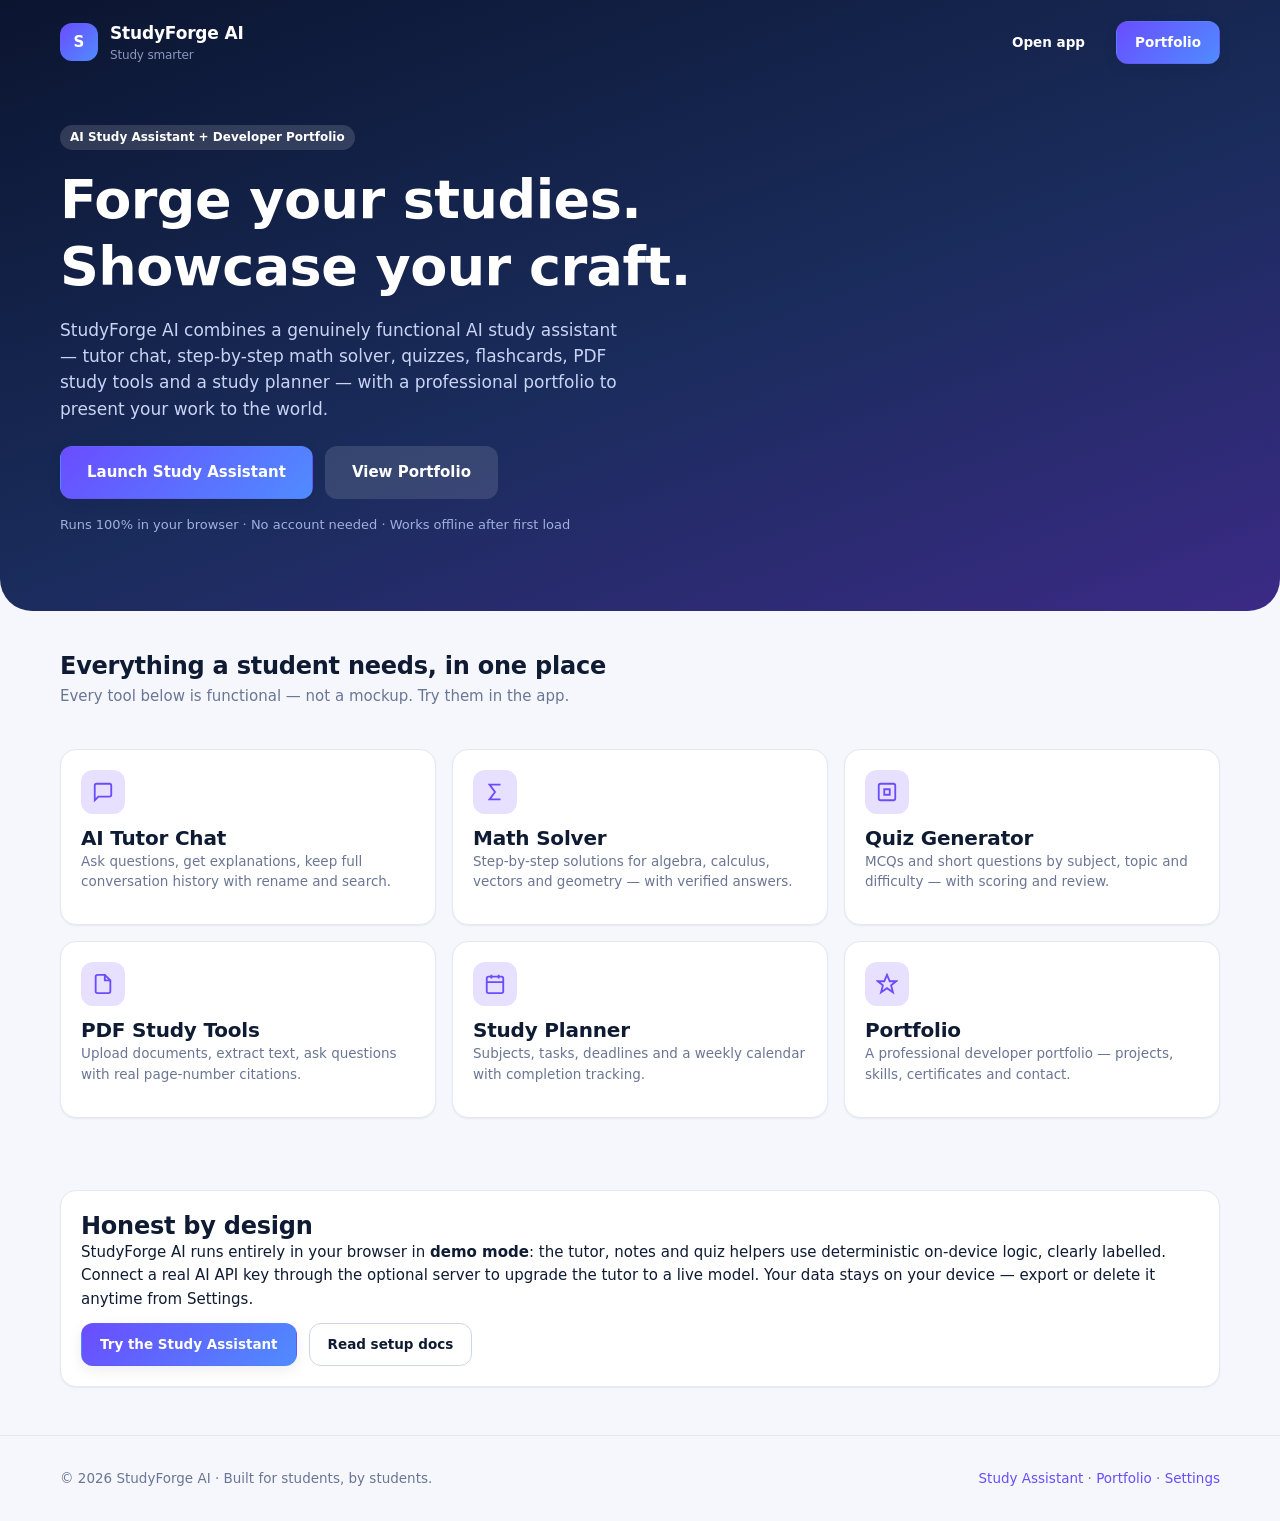
<file: index.html>
<!DOCTYPE html>
<html lang="en" data-theme="light">
<head>
<meta charset="UTF-8">
<meta name="viewport" content="width=device-width, initial-scale=1.0">
<title>StudyForge AI — AI Study Assistant & Student Developer Portfolio</title>
<meta name="description" content="StudyForge AI: a beautiful AI study assistant (tutor chat, math solver, quizzes, flashcards, planner) plus a professional student developer portfolio.">
<meta property="og:title" content="StudyForge AI">
<meta property="og:description" content="AI Study Assistant and Student Developer Portfolio — study smarter, showcase your work.">
<meta property="og:type" content="website">
<link rel="stylesheet" href="css/tokens.css">
<link rel="stylesheet" href="css/base.css">
<link rel="stylesheet" href="css/components.css">
<link rel="stylesheet" href="css/layout.css">
<link rel="icon" href="data:image/svg+xml,<svg xmlns='http://www.w3.org/2000/svg' viewBox='0 0 100 100'><rect width='100' height='100' rx='22' fill='%236a4dff'/><text x='50' y='68' font-size='52' text-anchor='middle' fill='white' font-family='sans-serif' font-weight='bold'>S</text></svg>">
<script>try{document.documentElement.dataset.theme=localStorage.getItem('sf-theme')||'light'}catch(e){}</script>
</head>
<body>
<a class="skip-link" href="#main">Skip to content</a>

<header class="landing-hero">
  <div class="container">
    <nav class="landing-nav" aria-label="Primary">
      <div class="row">
        <div class="brand-mark" aria-hidden="true">S</div>
        <div class="brand-name">StudyForge AI<small>Study smarter</small></div>
      </div>
      <div class="row">
        <a class="btn btn-ghost" style="color:#fff" href="app.html">Open app</a>
        <a class="btn btn-primary" href="portfolio.html">Portfolio</a>
      </div>
    </nav>
    <div style="padding: 40px 0 64px">
      <span class="badge" style="background:rgba(255,255,255,.14);color:#fff">AI Study Assistant + Developer Portfolio</span>
      <h1 style="margin:16px 0">Forge your studies.<br>Showcase your craft.</h1>
      <p class="lead">StudyForge AI combines a genuinely functional AI study assistant — tutor chat, step-by-step math solver, quizzes, flashcards, PDF study tools and a study planner — with a professional portfolio to present your work to the world.</p>
      <div class="hero-cta">
        <a class="btn btn-primary btn-lg" href="app.html">Launch Study Assistant</a>
        <a class="btn btn-lg" style="background:rgba(255,255,255,.12);color:#fff" href="portfolio.html">View Portfolio</a>
      </div>
      <p style="margin-top:16px;font-size:13px;color:#9fb0dd">Runs 100% in your browser · No account needed · Works offline after first load</p>
    </div>
  </div>
</header>

<main id="main" class="container">
  <section aria-labelledby="feat-h" style="padding: 8px 0 32px">
    <h2 id="feat-h" style="margin: 32px 0 4px">Everything a student needs, in one place</h2>
    <p class="muted">Every tool below is functional — not a mockup. Try them in the app.</p>
    <div class="feature-grid">
      <div class="card feature-card hoverable"><div class="icon-badge"><svg class="icon" viewBox="0 0 24 24" fill="none" stroke="currentColor" stroke-width="2"><path d="M21 15a2 2 0 0 1-2 2H7l-4 4V5a2 2 0 0 1 2-2h14a2 2 0 0 1 2 2z"/></svg></div><h3>AI Tutor Chat</h3><p class="card-sub">Ask questions, get explanations, keep full conversation history with rename and search.</p></div>
      <div class="card feature-card hoverable"><div class="icon-badge"><svg class="icon" viewBox="0 0 24 24" fill="none" stroke="currentColor" stroke-width="2"><path d="M18 4H6l6 8-6 8h12"/></svg></div><h3>Math Solver</h3><p class="card-sub">Step-by-step solutions for algebra, calculus, vectors and geometry — with verified answers.</p></div>
      <div class="card feature-card hoverable"><div class="icon-badge"><svg class="icon" viewBox="0 0 24 24" fill="none" stroke="currentColor" stroke-width="2"><rect x="3" y="3" width="18" height="18" rx="2"/><path d="M9 9h6v6H9z"/></svg></div><h3>Quiz Generator</h3><p class="card-sub">MCQs and short questions by subject, topic and difficulty — with scoring and review.</p></div>
      <div class="card feature-card hoverable"><div class="icon-badge"><svg class="icon" viewBox="0 0 24 24" fill="none" stroke="currentColor" stroke-width="2"><path d="M14 2H6a2 2 0 0 0-2 2v16a2 2 0 0 0 2 2h12a2 2 0 0 0 2-2V8z"/><path d="M14 2v6h6"/></svg></div><h3>PDF Study Tools</h3><p class="card-sub">Upload documents, extract text, ask questions with real page-number citations.</p></div>
      <div class="card feature-card hoverable"><div class="icon-badge"><svg class="icon" viewBox="0 0 24 24" fill="none" stroke="currentColor" stroke-width="2"><rect x="3" y="4" width="18" height="18" rx="2"/><path d="M16 2v4M8 2v4M3 10h18"/></svg></div><h3>Study Planner</h3><p class="card-sub">Subjects, tasks, deadlines and a weekly calendar with completion tracking.</p></div>
      <div class="card feature-card hoverable"><div class="icon-badge"><svg class="icon" viewBox="0 0 24 24" fill="none" stroke="currentColor" stroke-width="2"><path d="M12 2l3 7h7l-5.5 4.5L18.5 21 12 16.5 5.5 21l2-7.5L2 9h7z"/></svg></div><h3>Portfolio</h3><p class="card-sub">A professional developer portfolio — projects, skills, certificates and contact.</p></div>
    </div>
  </section>

  <section class="card" style="margin-bottom:48px" aria-labelledby="demo-h">
    <h2 id="demo-h">Honest by design</h2>
    <p>StudyForge AI runs entirely in your browser in <strong>demo mode</strong>: the tutor, notes and quiz helpers use deterministic on-device logic, clearly labelled. Connect a real AI API key through the optional server to upgrade the tutor to a live model. Your data stays on your device — export or delete it anytime from Settings.</p>
    <div class="row" style="margin-top:12px">
      <a class="btn btn-primary" href="app.html">Try the Study Assistant</a>
      <a class="btn btn-secondary" href="docs/SETUP.md">Read setup docs</a>
    </div>
  </section>
</main>

<footer class="site-footer">
  <div class="container row between" style="flex-wrap:wrap;gap:12px">
    <span>© 2026 StudyForge AI · Built for students, by students.</span>
    <span><a href="app.html">Study Assistant</a> · <a href="portfolio.html">Portfolio</a> · <a href="app.html#/settings">Settings</a></span>
  </div>
</footer>
<div id="toasts" aria-live="polite"></div>
<script src="js/core/utils.js"></script>
<script>SF.initTheme();</script>
</body>
</html>
</file>
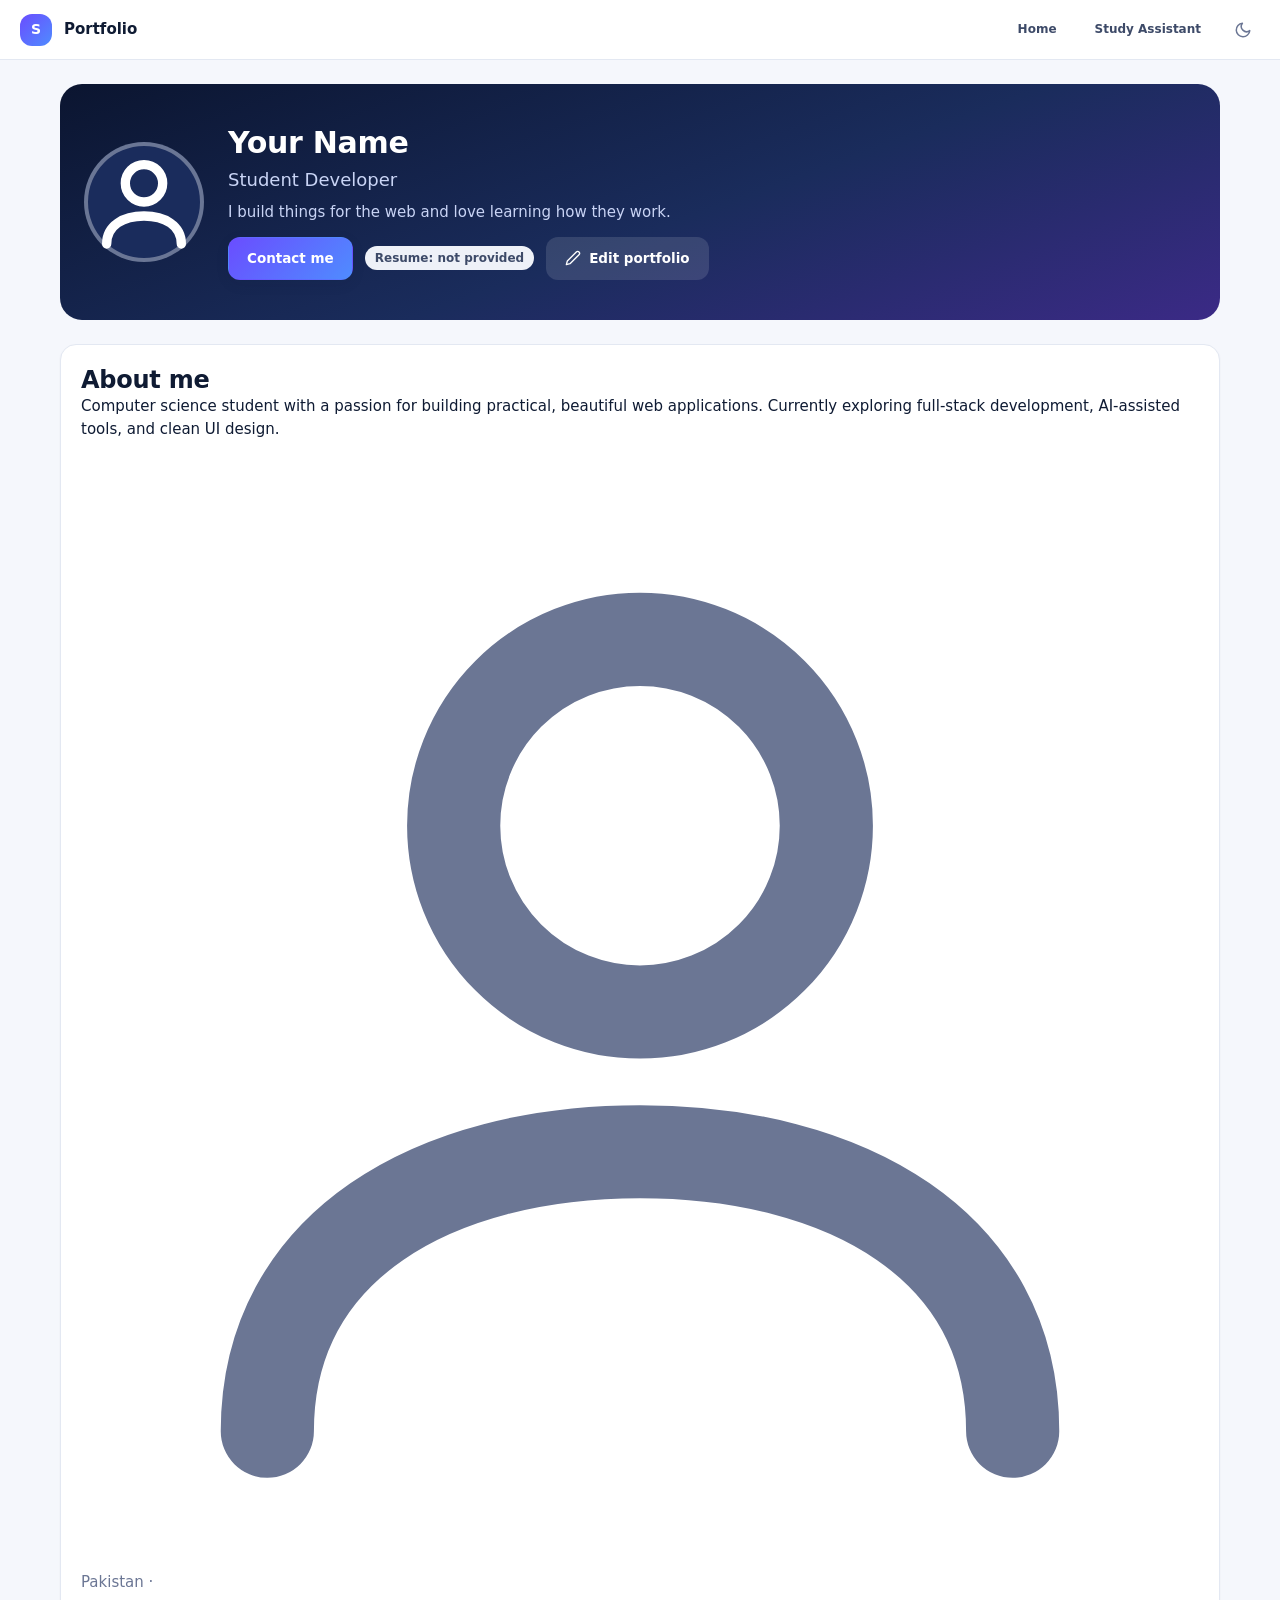
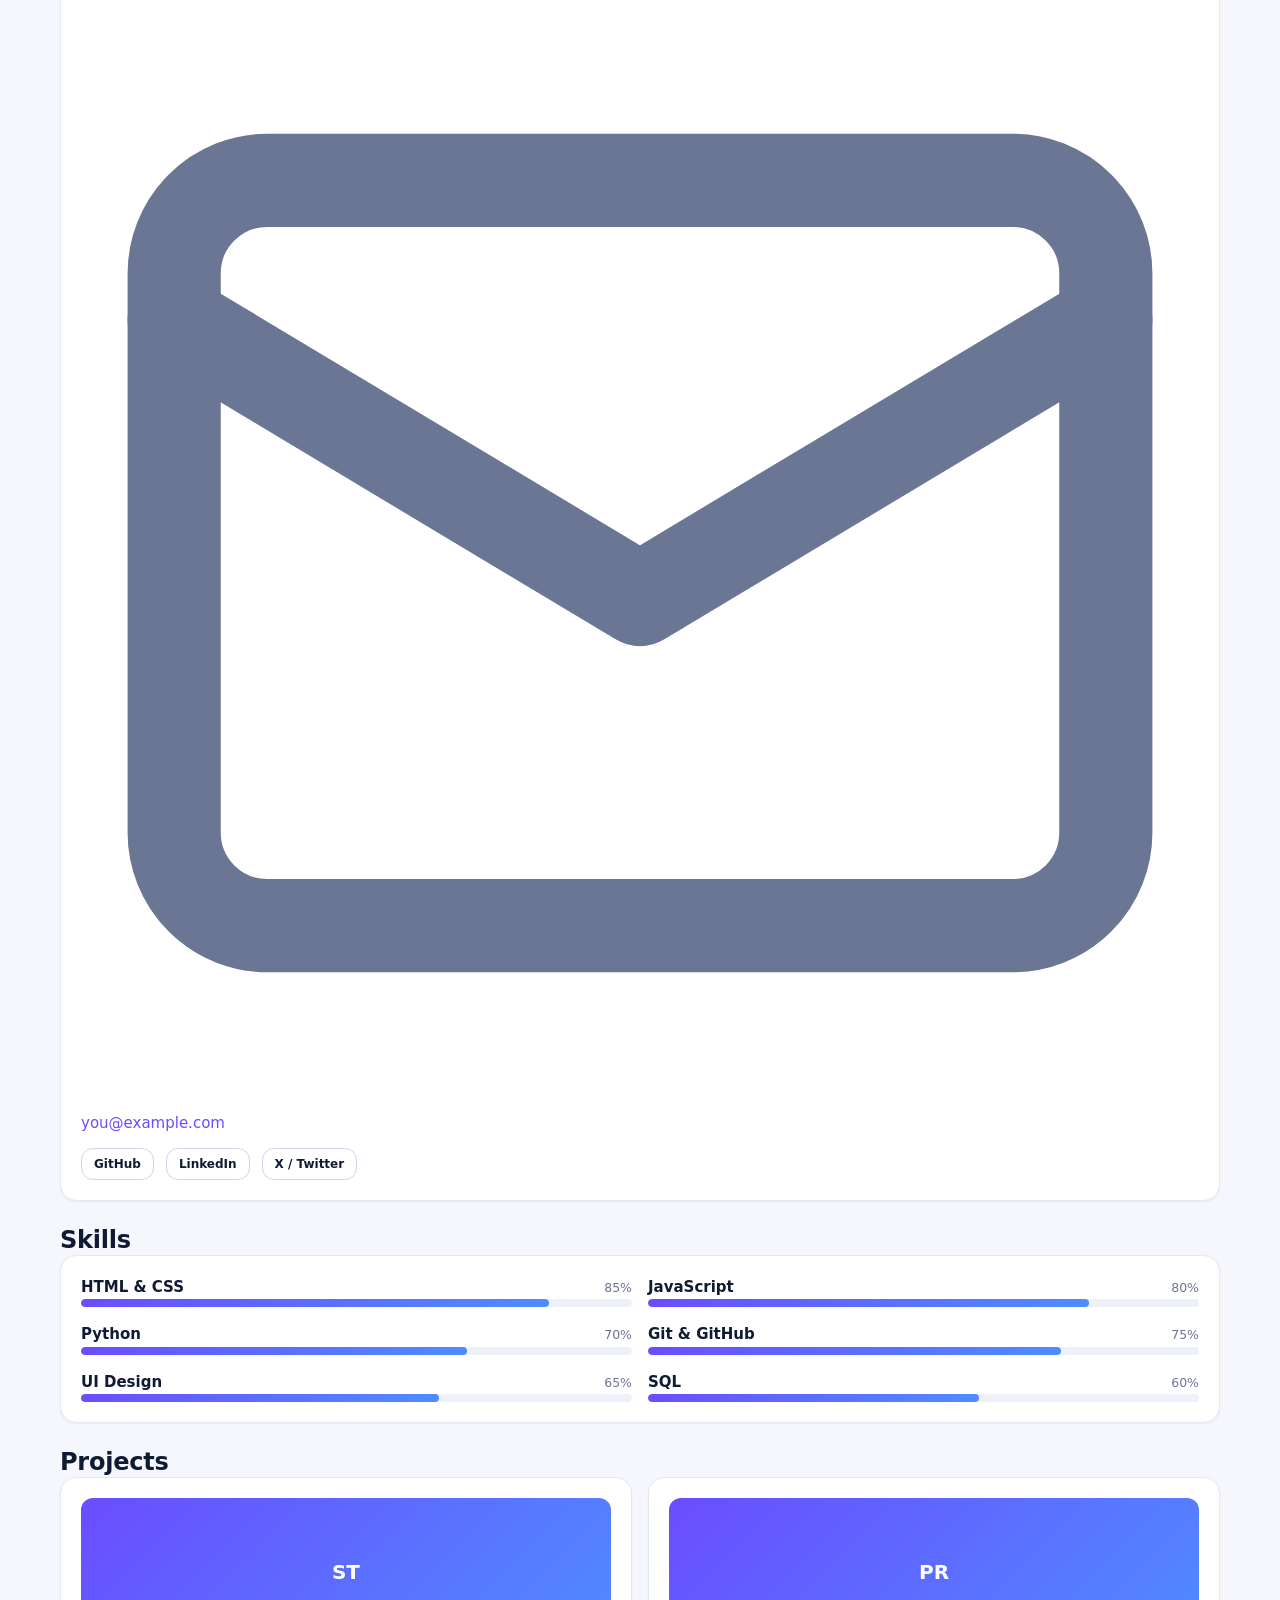
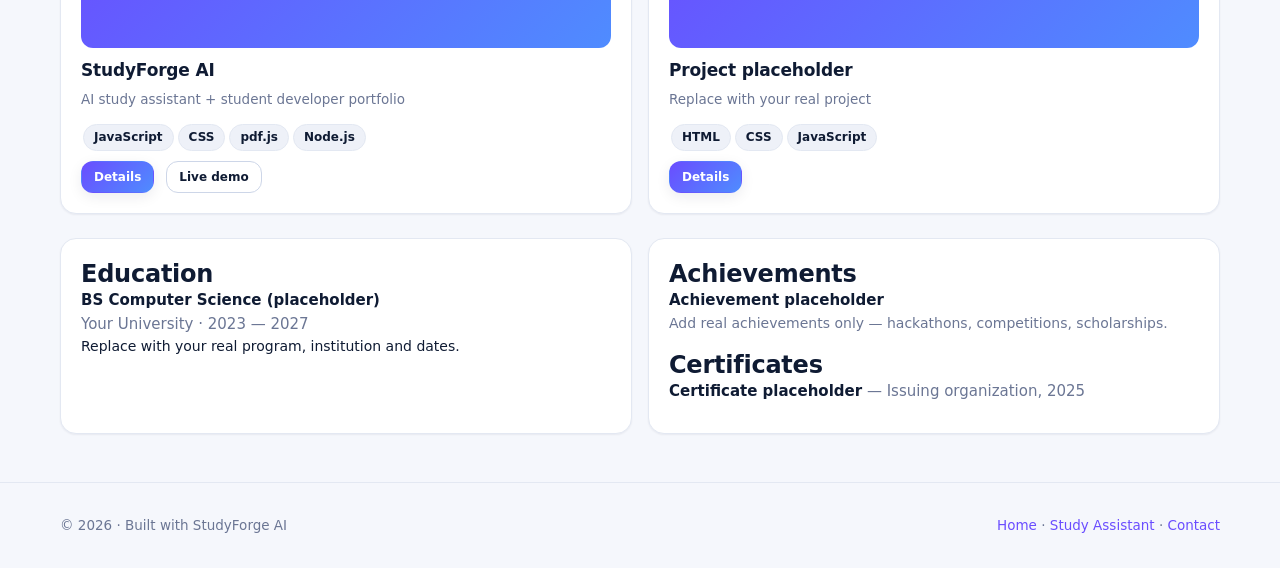
<file: portfolio.html>
<!DOCTYPE html>
<html lang="en" data-theme="light">
<head>
<meta charset="UTF-8">
<meta name="viewport" content="width=device-width, initial-scale=1.0">
<title>Portfolio — StudyForge AI</title>
<meta name="description" content="Student developer portfolio: projects, skills, education, certificates and contact.">
<meta property="og:title" content="Student Developer Portfolio">
<meta property="og:description" content="Projects, skills and contact — built with StudyForge AI.">
<meta property="og:type" content="website">
<link rel="stylesheet" href="css/tokens.css">
<link rel="stylesheet" href="css/base.css">
<link rel="stylesheet" href="css/components.css">
<link rel="stylesheet" href="css/layout.css">
<link rel="icon" href="data:image/svg+xml,<svg xmlns='http://www.w3.org/2000/svg' viewBox='0 0 100 100'><rect width='100' height='100' rx='22' fill='%236a4dff'/><text x='50' y='68' font-size='52' text-anchor='middle' fill='white' font-family='sans-serif' font-weight='bold'>S</text></svg>">
<script>try{document.documentElement.dataset.theme=localStorage.getItem('sf-theme')||'light'}catch(e){}</script>
</head>
<body>
<a class="skip-link" href="#pfMain">Skip to content</a>
<header class="topbar">
  <div class="row">
    <div class="brand-mark" style="width:32px;height:32px;font-size:14px" aria-hidden="true">S</div>
    <strong>Portfolio</strong>
  </div>
  <div class="spacer"></div>
  <a class="btn btn-ghost btn-sm" href="index.html">Home</a>
  <a class="btn btn-ghost btn-sm" href="app.html">Study Assistant</a>
  <button class="icon-btn" id="pfTheme" aria-label="Toggle theme"></button>
</header>
<main id="pfMain" class="container" style="padding-top:24px;padding-bottom:48px" tabindex="-1"></main>
<footer class="site-footer">
  <div class="container row between" style="flex-wrap:wrap;gap:12px">
    <span>© 2026 · Built with StudyForge AI</span>
    <span><a href="index.html">Home</a> · <a href="app.html">Study Assistant</a> · <a href="#/contact">Contact</a></span>
  </div>
</footer>
<div id="toasts" aria-live="polite"></div>
<script src="js/core/utils.js"></script>
<script src="js/core/store.js"></script>
<script src="js/core/icons.js"></script>
<script src="js/core/i18n.js"></script>
<script src="js/lib/validators.js"></script>
<script src="js/ai/demo.js"></script>
<script src="js/ai/provider.js"></script>
<script src="js/portfolio/config.js"></script>
<script src="js/portfolio/app.js"></script>
<script>
document.getElementById('pfTheme').innerHTML = SF.icon(document.documentElement.dataset.theme === 'dark' ? 'sun' : 'moon');
document.getElementById('pfTheme').onclick = () => {
  SF.setTheme(document.documentElement.dataset.theme === 'dark' ? 'light' : 'dark');
  document.getElementById('pfTheme').innerHTML = SF.icon(document.documentElement.dataset.theme === 'dark' ? 'sun' : 'moon');
};
</script>
</body>
</html>
</file>
<file: css/tokens.css>
/* StudyForge AI — Design tokens */
:root {
  --font-sans: "Inter", system-ui, -apple-system, "Segoe UI", Roboto, "Helvetica Neue", Arial, sans-serif;
  --font-mono: ui-monospace, "SF Mono", "Cascadia Code", Menlo, Consolas, monospace;

  --navy-950: #070d1f;
  --navy-900: #0b1530;
  --navy-800: #122046;
  --navy-700: #1a2c5c;
  --violet-700: #5b3df0;
  --violet-600: #6a4dff;
  --violet-500: #7c5cff;
  --violet-400: #9a82ff;
  --violet-100: #e7e1ff;
  --blue-500: #4f8cff;
  --teal-500: #14b8a6;
  --amber-500: #f59e0b;
  --red-500: #ef4444;
  --green-500: #22c55e;

  --radius-sm: 8px;
  --radius-md: 12px;
  --radius-lg: 16px;
  --radius-xl: 22px;

  --space-1: 4px; --space-2: 8px; --space-3: 12px; --space-4: 16px;
  --space-5: 20px; --space-6: 24px; --space-8: 32px; --space-10: 40px;

  --text-xs: 12px; --text-sm: 13.5px; --text-base: 15px; --text-lg: 17px;
  --text-xl: 20px; --text-2xl: 24px; --text-3xl: 30px;

  --shadow-sm: 0 1px 2px rgba(11, 21, 48, .06);
  --shadow-md: 0 4px 14px rgba(11, 21, 48, .08);
  --shadow-lg: 0 12px 32px rgba(11, 21, 48, .14);

  --sidebar-w: 264px;
  --topbar-h: 60px;
  --maxw: 1200px;

  --grad-brand: linear-gradient(135deg, #6a4dff 0%, #4f8cff 100%);
  --grad-hero: linear-gradient(160deg, #0b1530 0%, #1a2c5c 55%, #3b2a86 100%);
}

[data-theme="light"] {
  --bg: #f5f7fc;
  --bg-soft: #eef1f8;
  --surface: #ffffff;
  --surface-2: #f8fafd;
  --border: #e3e8f2;
  --border-strong: #cdd6e8;
  --text: #0f1b33;
  --text-2: #3d4a68;
  --text-3: #6b7694;
  --brand: var(--violet-600);
  --brand-ink: #ffffff;
  --brand-soft: var(--violet-100);
  --nav-bg: #0b1530;
  --nav-text: #dbe3fa;
  --nav-muted: #8b96bd;
  --input-bg: #ffffff;
  --code-bg: #0f1b33;
  --code-text: #e8ecf7;
  --ok-bg: #e5f7ec; --ok-text: #15803d;
  --warn-bg: #fef3e2; --warn-text: #b45309;
  --err-bg: #fdecec; --err-text: #b91c1c;
  --info-bg: #e8f0fe; --info-text: #1d4ed8;
  color-scheme: light;
}

[data-theme="dark"] {
  --bg: #080e22;
  --bg-soft: #0b1330;
  --surface: #101a38;
  --surface-2: #0d1530;
  --border: #1e2a52;
  --border-strong: #2c3a6b;
  --text: #e9edf9;
  --text-2: #b9c2e2;
  --text-3: #7f8ab0;
  --brand: var(--violet-400);
  --brand-ink: #0b1530;
  --brand-soft: #232a5e;
  --nav-bg: #070d1f;
  --nav-text: #dbe3fa;
  --nav-muted: #8b96bd;
  --input-bg: #0d1530;
  --code-bg: #070d1f;
  --code-text: #e8ecf7;
  --ok-bg: #0d2b1d; --ok-text: #4ade80;
  --warn-bg: #2f230e; --warn-text: #fbbf24;
  --err-bg: #331416; --err-text: #f87171;
  --info-bg: #14294d; --info-text: #93c5fd;
  color-scheme: dark;
}
</file>
<file: css/base.css>
/* StudyForge AI — base reset + typography */
*, *::before, *::after { box-sizing: border-box; }
* { margin: 0; }
html { -webkit-text-size-adjust: 100%; scroll-behavior: smooth; }
body {
  font-family: var(--font-sans);
  font-size: var(--text-base);
  line-height: 1.55;
  background: var(--bg);
  color: var(--text);
  min-height: 100vh;
}
img, svg, video { display: block; max-width: 100%; }
button, input, select, textarea { font: inherit; color: inherit; }
a { color: var(--brand); text-decoration: none; }
a:hover { text-decoration: underline; }
h1, h2, h3, h4 { line-height: 1.25; letter-spacing: -0.01em; }
h1 { font-size: var(--text-3xl); } h2 { font-size: var(--text-2xl); }
h3 { font-size: var(--text-xl); } h4 { font-size: var(--text-lg); }
p { margin-bottom: var(--space-3); }
small, .muted { color: var(--text-3); }
.mono { font-family: var(--font-mono); font-size: .92em; }

:focus-visible {
  outline: 2px solid var(--violet-500);
  outline-offset: 2px;
  border-radius: 4px;
}
::selection { background: var(--violet-500); color: #fff; }

.sr-only {
  position: absolute; width: 1px; height: 1px; padding: 0; margin: -1px;
  overflow: hidden; clip: rect(0 0 0 0); white-space: nowrap; border: 0;
}
.skip-link {
  position: absolute; left: var(--space-4); top: -48px; z-index: 200;
  background: var(--navy-900); color: #fff; padding: var(--space-2) var(--space-4);
  border-radius: var(--radius-md); transition: top .15s;
}
.skip-link:focus { top: var(--space-2); }

::-webkit-scrollbar { width: 10px; height: 10px; }
::-webkit-scrollbar-thumb { background: var(--border-strong); border-radius: 8px; }
::-webkit-scrollbar-track { background: transparent; }
</file>
<file: css/components.css>
/* StudyForge AI — reusable components */
.container { width: 100%; max-width: var(--maxw); margin: 0 auto; padding: 0 var(--space-5); }
.stack > * + * { margin-top: var(--space-4); }
.row { display: flex; align-items: center; gap: var(--space-3); }
.row.between { justify-content: space-between; }
.grid { display: grid; gap: var(--space-4); }
.grid.cols-2 { grid-template-columns: repeat(2, 1fr); }
.grid.cols-3 { grid-template-columns: repeat(3, 1fr); }
.grid.cols-4 { grid-template-columns: repeat(4, 1fr); }
@media (max-width: 900px) { .grid.cols-3, .grid.cols-4 { grid-template-columns: repeat(2, 1fr); } }
@media (max-width: 600px) { .grid.cols-2, .grid.cols-3, .grid.cols-4 { grid-template-columns: 1fr; } }

/* Buttons */
.btn {
  display: inline-flex; align-items: center; justify-content: center; gap: var(--space-2);
  padding: 10px 18px; border-radius: var(--radius-md); border: 1px solid transparent;
  font-weight: 600; font-size: var(--text-sm); cursor: pointer; white-space: nowrap;
  transition: transform .06s, box-shadow .15s, background .15s;
}
.btn:active { transform: translateY(1px); }
.btn:disabled { opacity: .5; cursor: not-allowed; }
.btn-primary { background: var(--grad-brand); color: #fff; box-shadow: var(--shadow-md); }
.btn-primary:hover { box-shadow: var(--shadow-lg); }
.btn-secondary { background: var(--surface); border-color: var(--border-strong); color: var(--text); }
.btn-secondary:hover { background: var(--bg-soft); }
.btn-ghost { background: transparent; color: var(--text-2); }
.btn-ghost:hover { background: var(--bg-soft); color: var(--text); }
.btn-danger { background: var(--err-bg); color: var(--err-text); border-color: transparent; }
.btn-sm { padding: 6px 12px; font-size: var(--text-xs); }
.btn-lg { padding: 14px 26px; font-size: var(--text-base); }
.btn-block { width: 100%; }
.btn .icon { width: 16px; height: 16px; flex: none; }
.icon-btn {
  display: inline-flex; align-items: center; justify-content: center;
  width: 34px; height: 34px; border-radius: var(--radius-sm); border: 1px solid transparent;
  background: transparent; color: var(--text-3); cursor: pointer;
}
.icon-btn:hover { background: var(--bg-soft); color: var(--text); }
.icon-btn .icon { width: 18px; height: 18px; }

/* Forms */
.field { margin-bottom: var(--space-4); }
.field label { display: block; font-weight: 600; font-size: var(--text-sm); margin-bottom: 6px; }
.field .hint { font-size: var(--text-xs); color: var(--text-3); margin-top: 4px; }
.field .error-text { font-size: var(--text-xs); color: var(--err-text); margin-top: 4px; }
input[type="text"], input[type="email"], input[type="number"], input[type="date"],
input[type="password"], select, textarea {
  width: 100%; padding: 10px 12px; border-radius: var(--radius-md);
  border: 1px solid var(--border-strong); background: var(--input-bg); color: var(--text);
}
input:focus, select:focus, textarea:focus { border-color: var(--violet-500); outline: none;
  box-shadow: 0 0 0 3px rgba(124, 92, 255, .18); }
textarea { min-height: 110px; resize: vertical; }
input[type="checkbox"], input[type="radio"] { width: 18px; height: 18px; accent-color: var(--violet-600); }
.check-row { display: flex; align-items: center; gap: var(--space-2); font-size: var(--text-sm); }

/* Cards */
.card {
  background: var(--surface); border: 1px solid var(--border); border-radius: var(--radius-lg);
  padding: var(--space-5); box-shadow: var(--shadow-sm);
}
.card.hoverable { transition: transform .12s, box-shadow .15s; }
.card.hoverable:hover { transform: translateY(-2px); box-shadow: var(--shadow-md); }
.card-title { font-size: var(--text-lg); font-weight: 700; margin-bottom: var(--space-2); }
.card-sub { color: var(--text-3); font-size: var(--text-sm); }

/* Badges / pills */
.badge {
  display: inline-flex; align-items: center; gap: 6px; padding: 3px 10px;
  border-radius: 999px; font-size: var(--text-xs); font-weight: 600;
}
.badge.brand { background: var(--brand-soft); color: var(--brand); }
.badge.ok { background: var(--ok-bg); color: var(--ok-text); }
.badge.warn { background: var(--warn-bg); color: var(--warn-text); }
.badge.err { background: var(--err-bg); color: var(--err-text); }
.badge.info { background: var(--info-bg); color: var(--info-text); }
.badge.neutral { background: var(--bg-soft); color: var(--text-2); }

/* Alerts */
.alert { border-radius: var(--radius-md); padding: var(--space-3) var(--space-4); font-size: var(--text-sm); margin-bottom: var(--space-4); }
.alert.ok { background: var(--ok-bg); color: var(--ok-text); }
.alert.warn { background: var(--warn-bg); color: var(--warn-text); }
.alert.err { background: var(--err-bg); color: var(--err-text); }
.alert.info { background: var(--info-bg); color: var(--info-text); }

/* Tables */
.table-wrap { overflow-x: auto; border: 1px solid var(--border); border-radius: var(--radius-md); }
table.table { width: 100%; border-collapse: collapse; font-size: var(--text-sm); }
.table th, .table td { padding: 10px 12px; text-align: left; border-bottom: 1px solid var(--border); }
.table th { background: var(--surface-2); font-weight: 700; color: var(--text-2); }
.table tr:last-child td { border-bottom: none; }

/* Modal */
.modal-backdrop {
  position: fixed; inset: 0; background: rgba(7, 13, 31, .55); z-index: 100;
  display: flex; align-items: center; justify-content: center; padding: var(--space-4);
}
.modal {
  background: var(--surface); border-radius: var(--radius-xl); max-width: 520px; width: 100%;
  max-height: 90vh; overflow: auto; padding: var(--space-6); box-shadow: var(--shadow-lg);
}
.modal h3 { margin-bottom: var(--space-4); }

/* Toast */
#toasts { position: fixed; bottom: var(--space-5); right: var(--space-5); z-index: 120; display: flex; flex-direction: column; gap: var(--space-2); }
.toast {
  background: var(--navy-900); color: #fff; padding: 12px 16px; border-radius: var(--radius-md);
  box-shadow: var(--shadow-lg); font-size: var(--text-sm); max-width: 340px;
  animation: toast-in .2s ease-out;
}
.toast.err { background: #7f1d1d; } .toast.ok { background: #14532d; }
@keyframes toast-in { from { transform: translateY(8px); opacity: 0; } }

/* Skeleton + empty states */
.skeleton {
  border-radius: var(--radius-sm); background: linear-gradient(90deg, var(--bg-soft) 25%, var(--border) 50%, var(--bg-soft) 75%);
  background-size: 200% 100%; animation: shimmer 1.2s infinite; min-height: 16px;
}
@keyframes shimmer { to { background-position: -200% 0; } }
.empty {
  text-align: center; padding: var(--space-10) var(--space-5); color: var(--text-3);
  border: 1px dashed var(--border-strong); border-radius: var(--radius-lg); background: var(--surface-2);
}
.empty .icon { width: 40px; height: 40px; margin: 0 auto var(--space-3); opacity: .5; }
.empty h4 { color: var(--text-2); margin-bottom: var(--space-2); }

/* Progress */
.progress { height: 8px; border-radius: 999px; background: var(--bg-soft); overflow: hidden; }
.progress > span { display: block; height: 100%; background: var(--grad-brand); border-radius: 999px; transition: width .3s; }

/* Tabs */
.tabs { display: flex; gap: var(--space-2); border-bottom: 1px solid var(--border); margin-bottom: var(--space-5); overflow-x: auto; }
.tab { padding: 10px 14px; font-weight: 600; font-size: var(--text-sm); color: var(--text-3); border: none; background: none; cursor: pointer; border-bottom: 2px solid transparent; margin-bottom: -1px; white-space: nowrap; }
.tab[aria-selected="true"] { color: var(--brand); border-bottom-color: var(--violet-500); }

/* Code blocks */
pre.code {
  background: var(--code-bg); color: var(--code-text); border-radius: var(--radius-md);
  padding: var(--space-4); overflow-x: auto; font-family: var(--font-mono); font-size: 13px;
}

/* Chat */
.chat-log { display: flex; flex-direction: column; gap: var(--space-4); }
.msg { display: flex; gap: var(--space-3); max-width: 820px; }
.msg .avatar { width: 34px; height: 34px; border-radius: 50%; flex: none; display: flex; align-items: center; justify-content: center; font-weight: 700; font-size: var(--text-sm); }
.msg.user { align-self: flex-end; flex-direction: row-reverse; }
.msg.user .avatar { background: var(--grad-brand); color: #fff; }
.msg.assistant .avatar { background: var(--brand-soft); color: var(--brand); }
.msg .bubble { background: var(--surface); border: 1px solid var(--border); border-radius: var(--radius-lg); padding: var(--space-3) var(--space-4); overflow-wrap: anywhere; }
.msg.user .bubble { background: var(--grad-brand); color: #fff; border: none; }
.msg .bubble p:last-child { margin-bottom: 0; }
.msg-actions { display: flex; gap: 2px; margin-top: 6px; }
.typing-dots span { display: inline-block; width: 7px; height: 7px; margin-right: 4px; border-radius: 50%; background: var(--text-3); animation: blink 1s infinite; }
.typing-dots span:nth-child(2) { animation-delay: .2s; } .typing-dots span:nth-child(3) { animation-delay: .4s; }
@keyframes blink { 50% { opacity: .25; } }

/* Steps list (math solver) */
.steps { counter-reset: step; list-style: none; padding: 0; }
.steps li { position: relative; padding: 10px 12px 10px 46px; border: 1px solid var(--border); border-radius: var(--radius-md); margin-bottom: var(--space-2); background: var(--surface-2); }
.steps li::before {
  counter-increment: step; content: counter(step); position: absolute; left: 12px; top: 10px;
  width: 24px; height: 24px; border-radius: 50%; background: var(--brand-soft); color: var(--brand);
  font-size: var(--text-xs); font-weight: 700; display: flex; align-items: center; justify-content: center;
}
.answer-box { border: 2px solid var(--violet-500); border-radius: var(--radius-md); padding: var(--space-4); background: var(--brand-soft); font-weight: 700; }

/* Flashcard */
.flashcard { perspective: 1000px; cursor: pointer; max-width: 560px; margin: 0 auto; }
.flashcard-inner { position: relative; width: 100%; min-height: 220px; transition: transform .5s; transform-style: preserve-3d; }
.flashcard.flipped .flashcard-inner { transform: rotateY(180deg); }
.flash-face { position: absolute; inset: 0; backface-visibility: hidden; display: flex; align-items: center; justify-content: center; padding: var(--space-6); border-radius: var(--radius-xl); background: var(--surface); border: 1px solid var(--border); box-shadow: var(--shadow-md); font-size: var(--text-xl); text-align: center; }
.flash-back { transform: rotateY(180deg); background: var(--navy-900); color: #fff; }

/* Calendar */
.cal-grid { display: grid; grid-template-columns: repeat(7, 1fr); gap: 6px; }
.cal-day { min-height: 92px; border: 1px solid var(--border); border-radius: var(--radius-sm); padding: 6px; font-size: var(--text-xs); background: var(--surface); }
.cal-day.today { border-color: var(--violet-500); box-shadow: 0 0 0 1px var(--violet-500); }
.cal-day .dnum { font-weight: 700; margin-bottom: 4px; }
.cal-event { background: var(--brand-soft); color: var(--brand); border-radius: 4px; padding: 1px 5px; margin-bottom: 3px; white-space: nowrap; overflow: hidden; text-overflow: ellipsis; cursor: pointer; }
@media (max-width: 700px) { .cal-day { min-height: 56px; } .cal-event { display: none; } .cal-day .count { display: block !important; } }
</file>
<file: css/layout.css>
/* StudyForge AI — app layout: sidebar / topbar / mobile nav */
.app-shell { display: flex; min-height: 100vh; }
.sidebar {
  width: var(--sidebar-w); flex: none; background: var(--nav-bg); color: var(--nav-text);
  display: flex; flex-direction: column; position: sticky; top: 0; height: 100vh;
}
.brand-row { display: flex; align-items: center; gap: var(--space-3); padding: var(--space-5); }
.brand-mark {
  width: 38px; height: 38px; border-radius: 12px; background: var(--grad-brand);
  display: flex; align-items: center; justify-content: center; color: #fff; font-weight: 800;
}
.brand-name { font-weight: 800; font-size: var(--text-lg); letter-spacing: -.01em; }
.brand-name small { display: block; font-weight: 500; font-size: var(--text-xs); color: var(--nav-muted); }
.nav-list { list-style: none; padding: 0 var(--space-3); display: flex; flex-direction: column; gap: 2px; overflow-y: auto; }
.nav-list .nav-head { font-size: var(--text-xs); text-transform: uppercase; letter-spacing: .08em; color: var(--nav-muted); padding: var(--space-4) var(--space-3) var(--space-2); }
.nav-link {
  display: flex; align-items: center; gap: var(--space-3); padding: 10px 12px;
  border-radius: var(--radius-md); color: var(--nav-text); font-size: var(--text-sm); font-weight: 500;
}
.nav-link:hover { background: rgba(255,255,255,.07); text-decoration: none; }
.nav-link[aria-current="page"] { background: rgba(124,92,255,.22); color: #fff; }
.nav-link .icon { width: 18px; height: 18px; flex: none; }
.sidebar-foot { margin-top: auto; padding: var(--space-4); border-top: 1px solid rgba(255,255,255,.08); }

.main-col { flex: 1; min-width: 0; display: flex; flex-direction: column; }
.topbar {
  height: var(--topbar-h); flex: none; display: flex; align-items: center; gap: var(--space-3);
  padding: 0 var(--space-5); border-bottom: 1px solid var(--border); background: var(--surface);
  position: sticky; top: 0; z-index: 50;
}
.topbar h1 { font-size: var(--text-lg); }
.topbar .spacer { flex: 1; }
.page { flex: 1; padding: var(--space-6) var(--space-5); width: 100%; max-width: var(--maxw); margin: 0 auto; }
.page-head { margin-bottom: var(--space-6); }
.page-head h2 { margin-bottom: 4px; }
.page-head p { color: var(--text-3); margin: 0; }

.mobile-nav {
  display: none; position: fixed; bottom: 0; left: 0; right: 0; z-index: 60;
  background: var(--surface); border-top: 1px solid var(--border);
  padding: 6px 4px calc(6px + env(safe-area-inset-bottom));
}
.mobile-nav .nav-list { flex-direction: row; justify-content: flex-start; padding: 0; overflow-x: auto; scrollbar-width: none; }
.mobile-nav .nav-list::-webkit-scrollbar { display: none; }
.mobile-nav .nav-link { flex-direction: column; gap: 2px; font-size: 10px; padding: 6px 10px; flex: none; }
.mobile-nav .nav-link .icon { width: 20px; height: 20px; }
.mobile-nav .nav-head, .mobile-nav .nav-link span.lbl { display: block; }

@media (max-width: 1023px) {
  .sidebar { display: none; }
  .mobile-nav { display: block; }
  .main-col { padding-bottom: 76px; }
}

/* Landing page */
.landing-hero { background: var(--grad-hero); color: #fff; border-radius: 0 0 32px 32px; overflow: hidden; }
.landing-nav { display: flex; align-items: center; justify-content: space-between; padding: var(--space-5) 0; }
.landing-hero h1 { font-size: clamp(32px, 5vw, 54px); max-width: 640px; }
.landing-hero p.lead { font-size: var(--text-lg); color: #c9d4f5; max-width: 560px; }
.hero-cta { display: flex; gap: var(--space-3); flex-wrap: wrap; margin-top: var(--space-6); }
.feature-grid { display: grid; grid-template-columns: repeat(3, 1fr); gap: var(--space-4); margin: var(--space-10) 0; }
@media (max-width: 900px) { .feature-grid { grid-template-columns: 1fr 1fr; } }
@media (max-width: 600px) { .feature-grid { grid-template-columns: 1fr; } }
.feature-card .icon-badge {
  width: 44px; height: 44px; border-radius: 12px; background: var(--brand-soft); color: var(--brand);
  display: flex; align-items: center; justify-content: center; margin-bottom: var(--space-3);
}
.feature-card .icon-badge .icon { width: 22px; height: 22px; }
.site-footer { border-top: 1px solid var(--border); padding: var(--space-8) 0; color: var(--text-3); font-size: var(--text-sm); }

/* Portfolio */
.pf-hero { background: var(--grad-hero); color: #fff; border-radius: var(--radius-xl); padding: var(--space-10) var(--space-6); }
.pf-avatar { width: 120px; height: 120px; border-radius: 50%; object-fit: cover; border: 4px solid rgba(255,255,255,.35); background: var(--navy-700); }
.tag { display: inline-block; padding: 3px 10px; border-radius: 999px; background: var(--bg-soft); border: 1px solid var(--border); font-size: var(--text-xs); font-weight: 600; margin: 2px; }
.proj-card img.thumb { width: 100%; height: 160px; object-fit: cover; border-radius: var(--radius-md); background: var(--bg-soft); margin-bottom: var(--space-3); }
</file>
